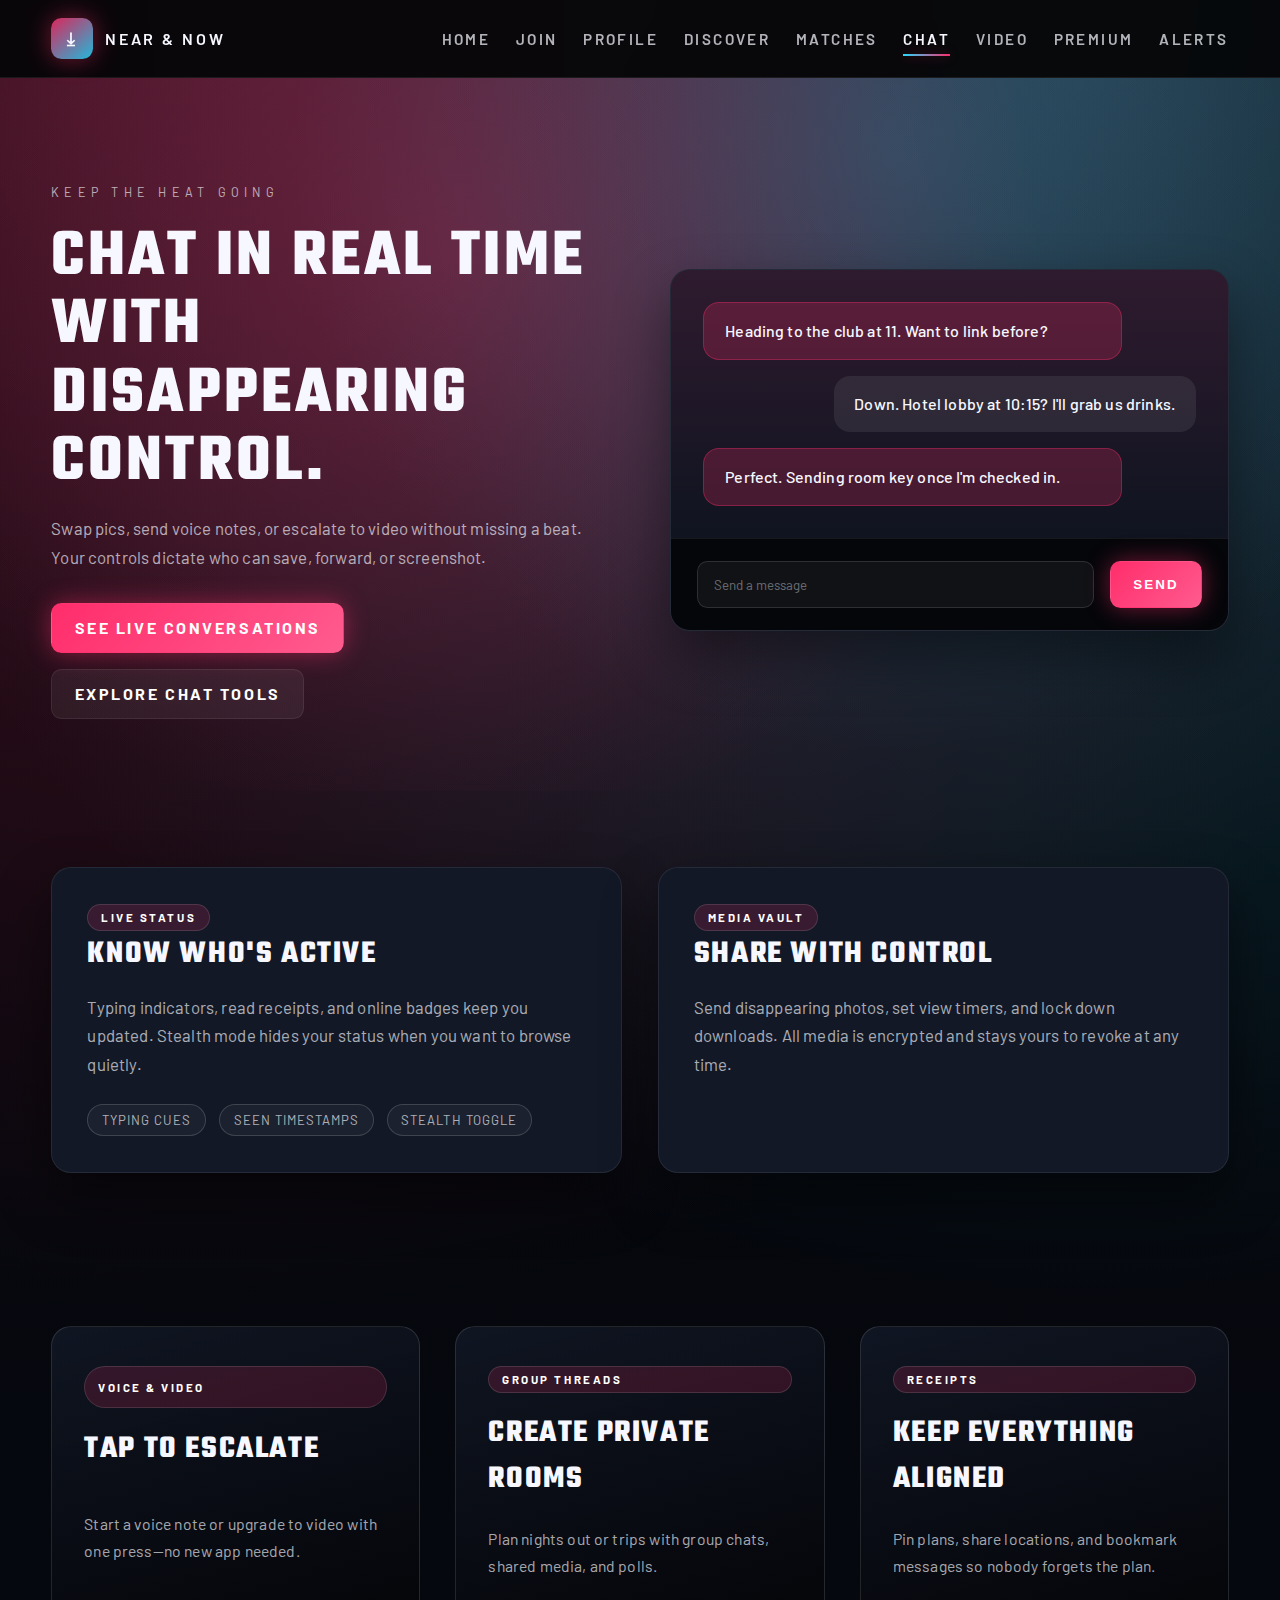
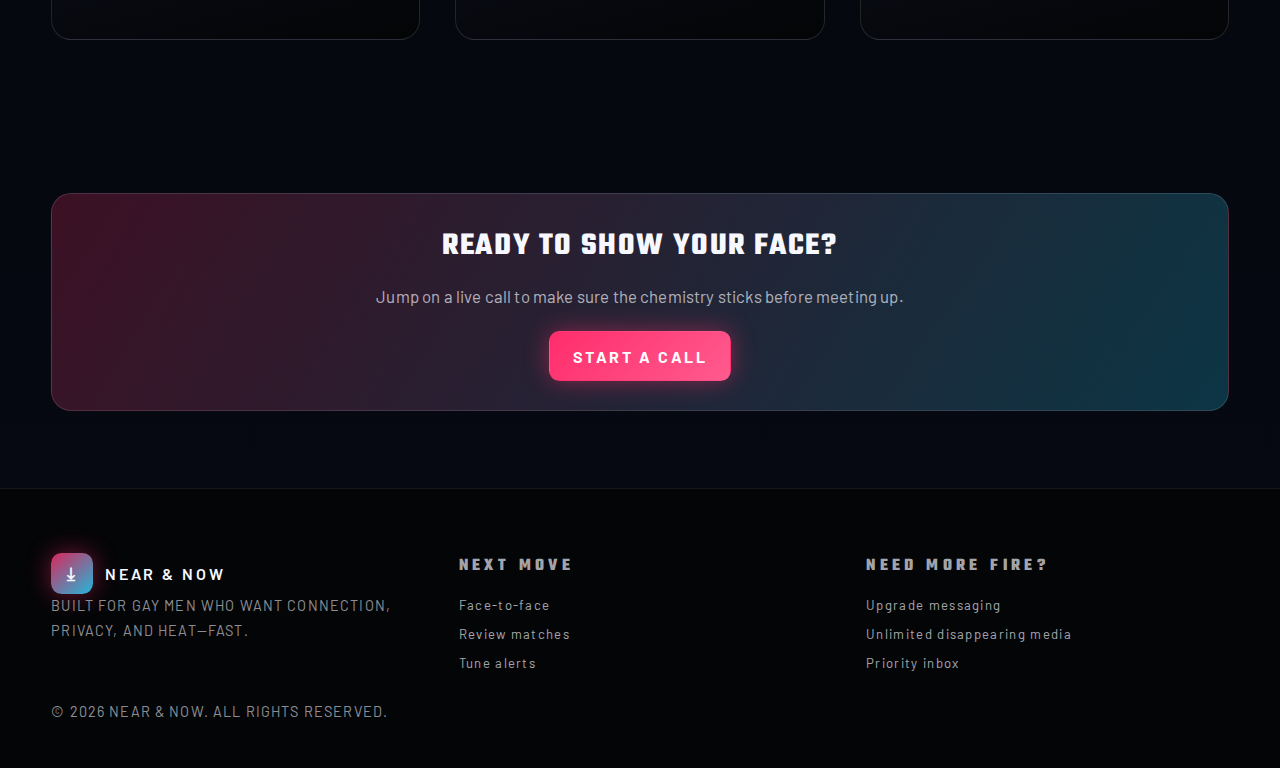
<file: chat.html>
<!DOCTYPE html>
<html lang="en">
  <head>
    <meta charset="UTF-8" />
    <meta name="viewport" content="width=device-width, initial-scale=1.0" />
    <title>Chat &amp; messaging | Near &amp; Now</title>
    <link rel="preconnect" href="https://fonts.googleapis.com" />
    <link rel="preconnect" href="https://fonts.gstatic.com" crossorigin />
    <link
      href="https://fonts.googleapis.com/css2?family=Barlow:wght@400;500;600;700&family=Teko:wght@500;600;700&display=swap"
      rel="stylesheet"
    />
    <link rel="stylesheet" href="styles.css" />
  </head>
  <body data-page="chat">
    <header class="site-header">
      <div class="container nav-container">
        <a class="logo" href="index.html">
          <span aria-hidden="true">⤓</span>
          <span>Near &amp; Now</span>
        </a>
        <nav class="site-nav" aria-label="Primary navigation">
          <button class="menu-toggle" type="button" aria-expanded="false" aria-controls="primary-nav">Menu</button>
          <ul class="nav-list" id="primary-nav">
            <li><a class="nav-link" data-page="home" href="index.html">Home</a></li>
            <li><a class="nav-link" data-page="registration" href="registration.html">Join</a></li>
            <li><a class="nav-link" data-page="profile" href="profile.html">Profile</a></li>
            <li><a class="nav-link" data-page="browse" href="browse.html">Discover</a></li>
            <li><a class="nav-link" data-page="matches" href="matches.html">Matches</a></li>
            <li><a class="nav-link" data-page="chat" href="chat.html">Chat</a></li>
            <li><a class="nav-link" data-page="video" href="video.html">Video</a></li>
            <li><a class="nav-link" data-page="premium" href="premium.html">Premium</a></li>
            <li><a class="nav-link" data-page="notifications" href="notifications.html">Alerts</a></li>
          </ul>
        </nav>
      </div>
    </header>

    <main class="site-main">
      <section class="hero">
        <div class="container hero-grid">
          <div>
            <p class="eyebrow">Keep the heat going</p>
            <h1>Chat in real time with disappearing control.</h1>
            <p>
              Swap pics, send voice notes, or escalate to video without missing a beat. Your controls dictate who can save,
              forward, or screenshot.
            </p>
            <div class="btn-row">
              <a class="btn btn-primary" href="#live">See live conversations</a>
              <a class="btn btn-secondary" href="#features">Explore chat tools</a>
            </div>
          </div>
          <div class="chat-window" aria-label="Sample conversation">
            <div class="chat-stream">
              <div class="chat-bubble received">Heading to the club at 11. Want to link before?</div>
              <div class="chat-bubble sent">Down. Hotel lobby at 10:15? I'll grab us drinks.</div>
              <div class="chat-bubble received">Perfect. Sending room key once I'm checked in.</div>
            </div>
            <div class="chat-input">
              <input type="text" aria-label="Message input" placeholder="Send a message" />
              <button class="btn btn-primary" type="button">Send</button>
            </div>
          </div>
        </div>
      </section>

      <section id="live" class="section">
        <div class="container grid grid-2">
          <div class="card">
            <span class="badge">Live status</span>
            <h3>Know who's active</h3>
            <p>
              Typing indicators, read receipts, and online badges keep you updated. Stealth mode hides your status when
              you want to browse quietly.
            </p>
            <ul class="list-inline">
              <li>Typing cues</li>
              <li>Seen timestamps</li>
              <li>Stealth toggle</li>
            </ul>
          </div>
          <div class="card">
            <span class="badge">Media vault</span>
            <h3>Share with control</h3>
            <p>
              Send disappearing photos, set view timers, and lock down downloads. All media is encrypted and stays yours to
              revoke at any time.
            </p>
          </div>
        </div>
      </section>

      <section id="features" class="section">
        <div class="container grid grid-3">
          <article class="feature-card">
            <span class="badge">Voice &amp; video</span>
            <h3>Tap to escalate</h3>
            <p>Start a voice note or upgrade to video with one press—no new app needed.</p>
          </article>
          <article class="feature-card">
            <span class="badge">Group threads</span>
            <h3>Create private rooms</h3>
            <p>Plan nights out or trips with group chats, shared media, and polls.</p>
          </article>
          <article class="feature-card">
            <span class="badge">Receipts</span>
            <h3>Keep everything aligned</h3>
            <p>Pin plans, share locations, and bookmark messages so nobody forgets the plan.</p>
          </article>
        </div>
      </section>

      <section class="section">
        <div class="container highlight-strip">
          <h3>Ready to show your face?</h3>
          <p>Jump on a live call to make sure the chemistry sticks before meeting up.</p>
          <a class="btn btn-primary" href="video.html">Start a call</a>
        </div>
      </section>
    </main>

    <footer class="site-footer">
      <div class="container footer-grid">
        <div>
          <a class="logo" href="index.html">
            <span aria-hidden="true">⤓</span>
            <span>Near &amp; Now</span>
          </a>
          <p class="footer-meta">Built for gay men who want connection, privacy, and heat—fast.</p>
        </div>
        <div>
          <h4>Next move</h4>
          <ul class="detail-list">
            <li><a href="video.html">Face-to-face</a></li>
            <li><a href="matches.html">Review matches</a></li>
            <li><a href="notifications.html">Tune alerts</a></li>
          </ul>
        </div>
        <div>
          <h4>Need more fire?</h4>
          <ul class="detail-list">
            <li><a href="premium.html">Upgrade messaging</a></li>
            <li>Unlimited disappearing media</li>
            <li>Priority inbox</li>
          </ul>
        </div>
      </div>
      <div class="container footer-meta" style="margin-top: 2rem;">
        © <span id="year"></span> Near &amp; Now. All rights reserved.
      </div>
    </footer>

    <script src="script.js"></script>
  </body>
</html>
</file>
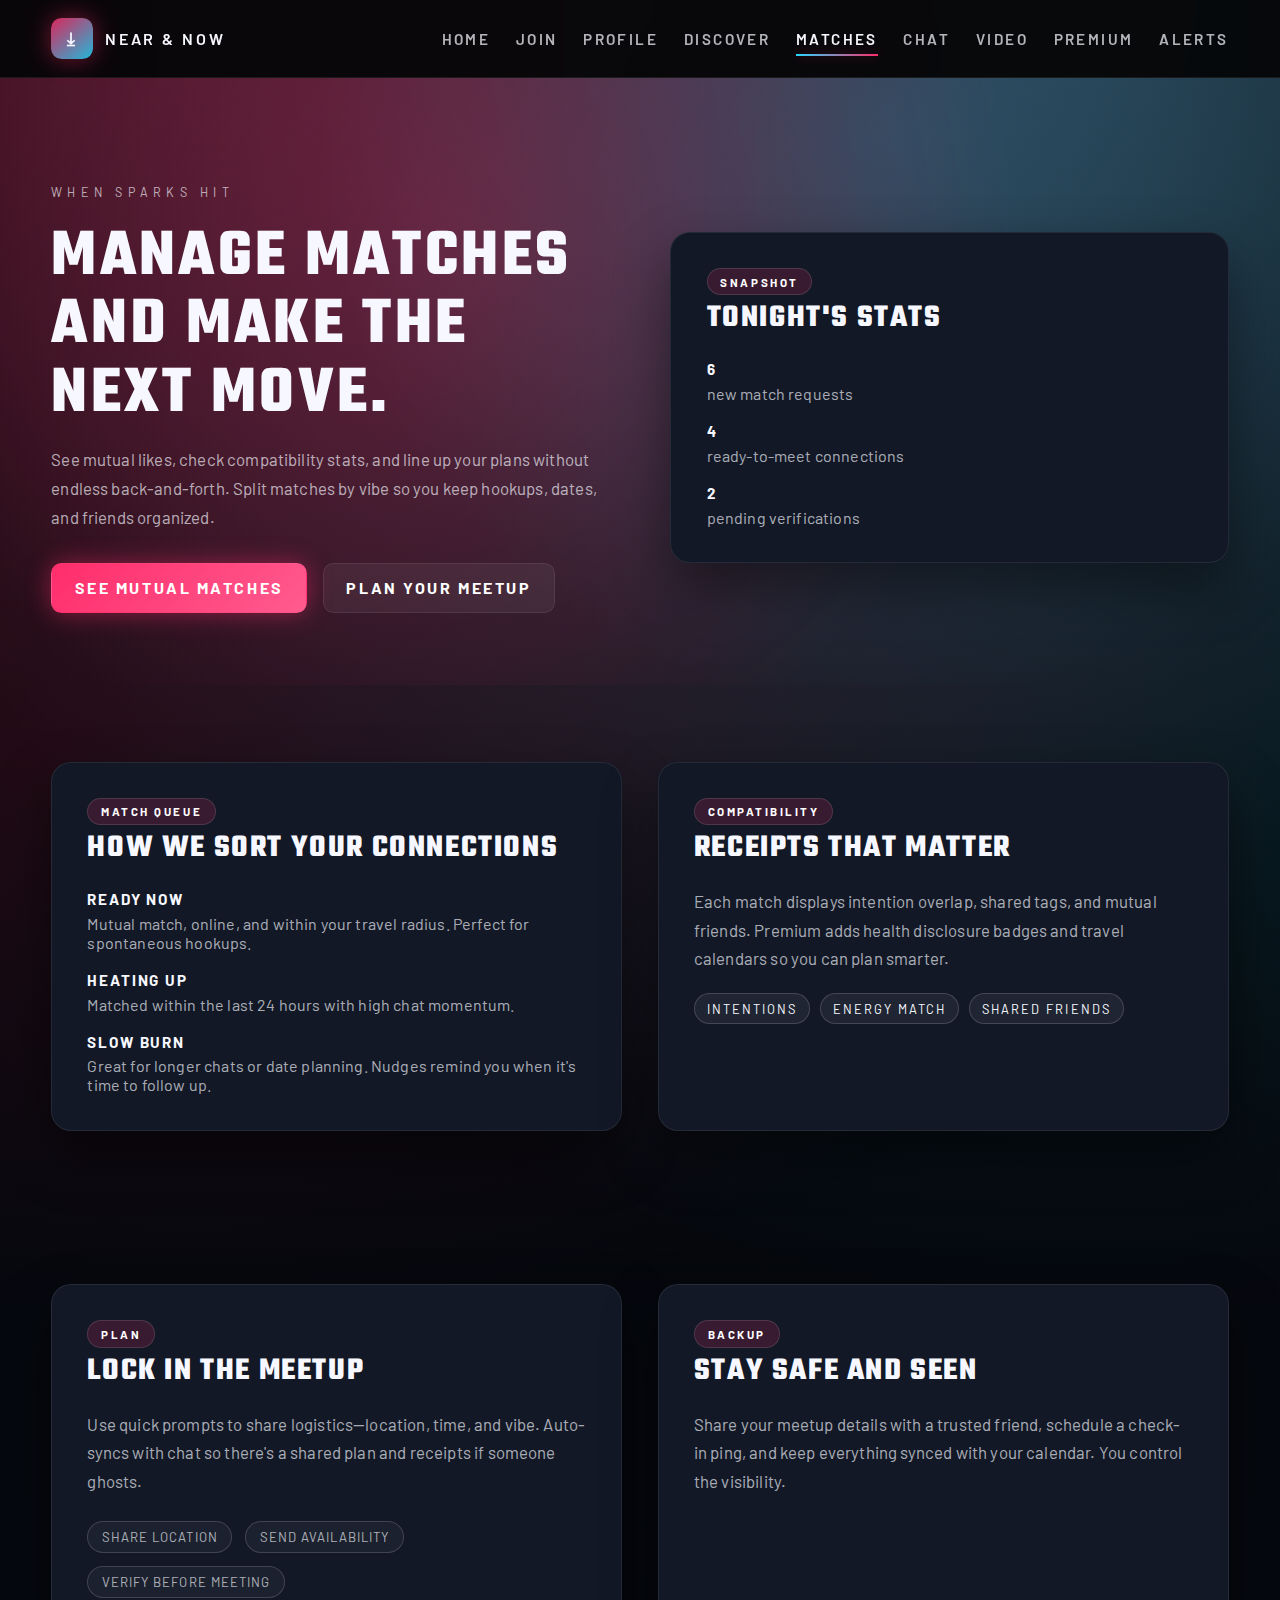
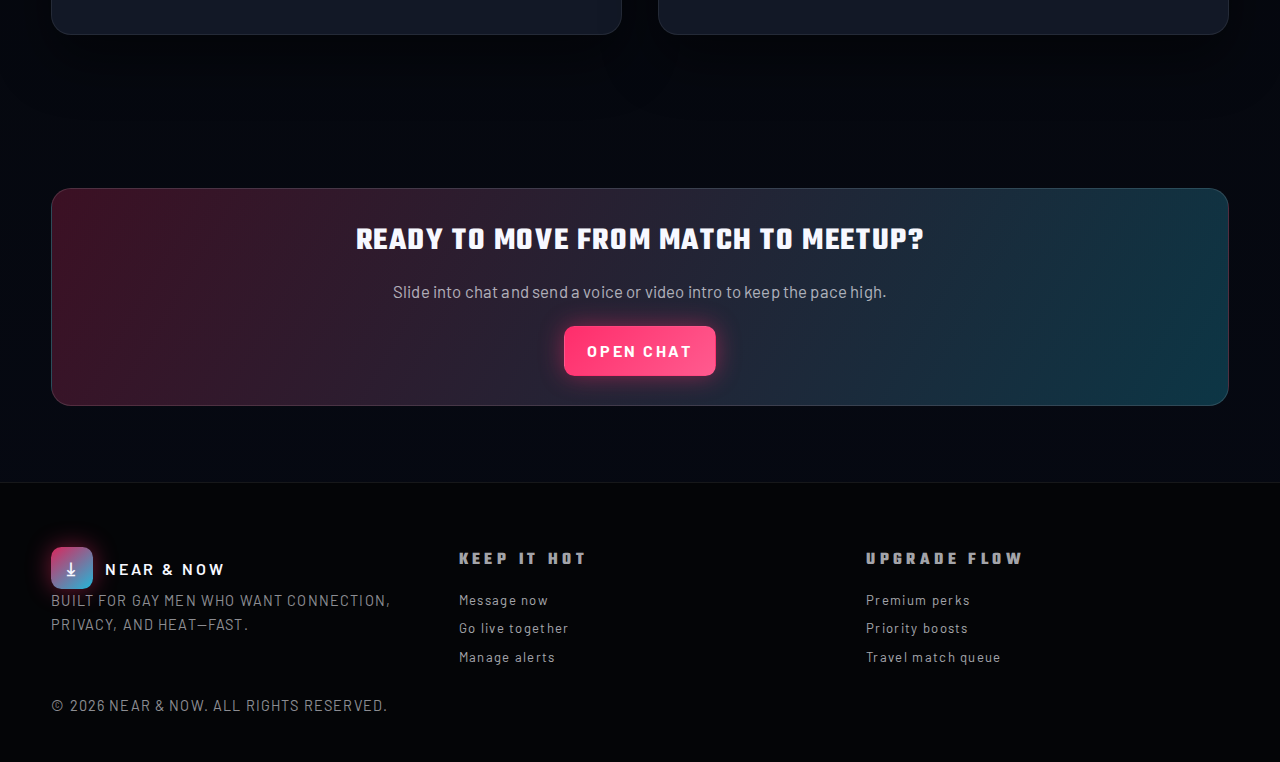
<file: matches.html>
<!DOCTYPE html>
<html lang="en">
  <head>
    <meta charset="UTF-8" />
    <meta name="viewport" content="width=device-width, initial-scale=1.0" />
    <title>Matches &amp; connections | Near &amp; Now</title>
    <link rel="preconnect" href="https://fonts.googleapis.com" />
    <link rel="preconnect" href="https://fonts.gstatic.com" crossorigin />
    <link
      href="https://fonts.googleapis.com/css2?family=Barlow:wght@400;500;600;700&family=Teko:wght@500;600;700&display=swap"
      rel="stylesheet"
    />
    <link rel="stylesheet" href="styles.css" />
  </head>
  <body data-page="matches">
    <header class="site-header">
      <div class="container nav-container">
        <a class="logo" href="index.html">
          <span aria-hidden="true">⤓</span>
          <span>Near &amp; Now</span>
        </a>
        <nav class="site-nav" aria-label="Primary navigation">
          <button class="menu-toggle" type="button" aria-expanded="false" aria-controls="primary-nav">Menu</button>
          <ul class="nav-list" id="primary-nav">
            <li><a class="nav-link" data-page="home" href="index.html">Home</a></li>
            <li><a class="nav-link" data-page="registration" href="registration.html">Join</a></li>
            <li><a class="nav-link" data-page="profile" href="profile.html">Profile</a></li>
            <li><a class="nav-link" data-page="browse" href="browse.html">Discover</a></li>
            <li><a class="nav-link" data-page="matches" href="matches.html">Matches</a></li>
            <li><a class="nav-link" data-page="chat" href="chat.html">Chat</a></li>
            <li><a class="nav-link" data-page="video" href="video.html">Video</a></li>
            <li><a class="nav-link" data-page="premium" href="premium.html">Premium</a></li>
            <li><a class="nav-link" data-page="notifications" href="notifications.html">Alerts</a></li>
          </ul>
        </nav>
      </div>
    </header>

    <main class="site-main">
      <section class="hero">
        <div class="container hero-grid">
          <div>
            <p class="eyebrow">When sparks hit</p>
            <h1>Manage matches and make the next move.</h1>
            <p>
              See mutual likes, check compatibility stats, and line up your plans without endless back-and-forth. Split
              matches by vibe so you keep hookups, dates, and friends organized.
            </p>
            <div class="btn-row">
              <a class="btn btn-primary" href="#mutual">See mutual matches</a>
              <a class="btn btn-secondary" href="#plan">Plan your meetup</a>
            </div>
          </div>
          <div class="card">
            <span class="badge">Snapshot</span>
            <h3>Tonight's stats</h3>
            <ul class="detail-list">
              <li><strong>6</strong> new match requests</li>
              <li><strong>4</strong> ready-to-meet connections</li>
              <li><strong>2</strong> pending verifications</li>
            </ul>
          </div>
        </div>
      </section>

      <section id="mutual" class="section">
        <div class="container grid grid-2">
          <div class="card">
            <span class="badge">Match queue</span>
            <h3>How we sort your connections</h3>
            <ul class="detail-list">
              <li>
                <strong>Ready now</strong>
                <span>Mutual match, online, and within your travel radius. Perfect for spontaneous hookups.</span>
              </li>
              <li>
                <strong>Heating up</strong>
                <span>Matched within the last 24 hours with high chat momentum.</span>
              </li>
              <li>
                <strong>Slow burn</strong>
                <span>Great for longer chats or date planning. Nudges remind you when it's time to follow up.</span>
              </li>
            </ul>
          </div>
          <div class="card">
            <span class="badge">Compatibility</span>
            <h3>Receipts that matter</h3>
            <p>
              Each match displays intention overlap, shared tags, and mutual friends. Premium adds health disclosure badges
              and travel calendars so you can plan smarter.
            </p>
            <div class="pill-group">
              <span>Intentions</span>
              <span>Energy match</span>
              <span>Shared friends</span>
            </div>
          </div>
        </div>
      </section>

      <section id="plan" class="section">
        <div class="container grid grid-2">
          <div class="card">
            <span class="badge">Plan</span>
            <h3>Lock in the meetup</h3>
            <p>
              Use quick prompts to share logistics—location, time, and vibe. Auto-syncs with chat so there's a shared plan
              and receipts if someone ghosts.
            </p>
            <ul class="list-inline">
              <li>Share location</li>
              <li>Send availability</li>
              <li>Verify before meeting</li>
            </ul>
          </div>
          <div class="card">
            <span class="badge">Backup</span>
            <h3>Stay safe and seen</h3>
            <p>
              Share your meetup details with a trusted friend, schedule a check-in ping, and keep everything synced with
              your calendar. You control the visibility.
            </p>
          </div>
        </div>
      </section>

      <section class="section">
        <div class="container highlight-strip">
          <h3>Ready to move from match to meetup?</h3>
          <p>Slide into chat and send a voice or video intro to keep the pace high.</p>
          <a class="btn btn-primary" href="chat.html">Open chat</a>
        </div>
      </section>
    </main>

    <footer class="site-footer">
      <div class="container footer-grid">
        <div>
          <a class="logo" href="index.html">
            <span aria-hidden="true">⤓</span>
            <span>Near &amp; Now</span>
          </a>
          <p class="footer-meta">Built for gay men who want connection, privacy, and heat—fast.</p>
        </div>
        <div>
          <h4>Keep it hot</h4>
          <ul class="detail-list">
            <li><a href="chat.html">Message now</a></li>
            <li><a href="video.html">Go live together</a></li>
            <li><a href="notifications.html">Manage alerts</a></li>
          </ul>
        </div>
        <div>
          <h4>Upgrade flow</h4>
          <ul class="detail-list">
            <li><a href="premium.html">Premium perks</a></li>
            <li>Priority boosts</li>
            <li>Travel match queue</li>
          </ul>
        </div>
      </div>
      <div class="container footer-meta" style="margin-top: 2rem;">
        © <span id="year"></span> Near &amp; Now. All rights reserved.
      </div>
    </footer>

    <script src="script.js"></script>
  </body>
</html>
</file>
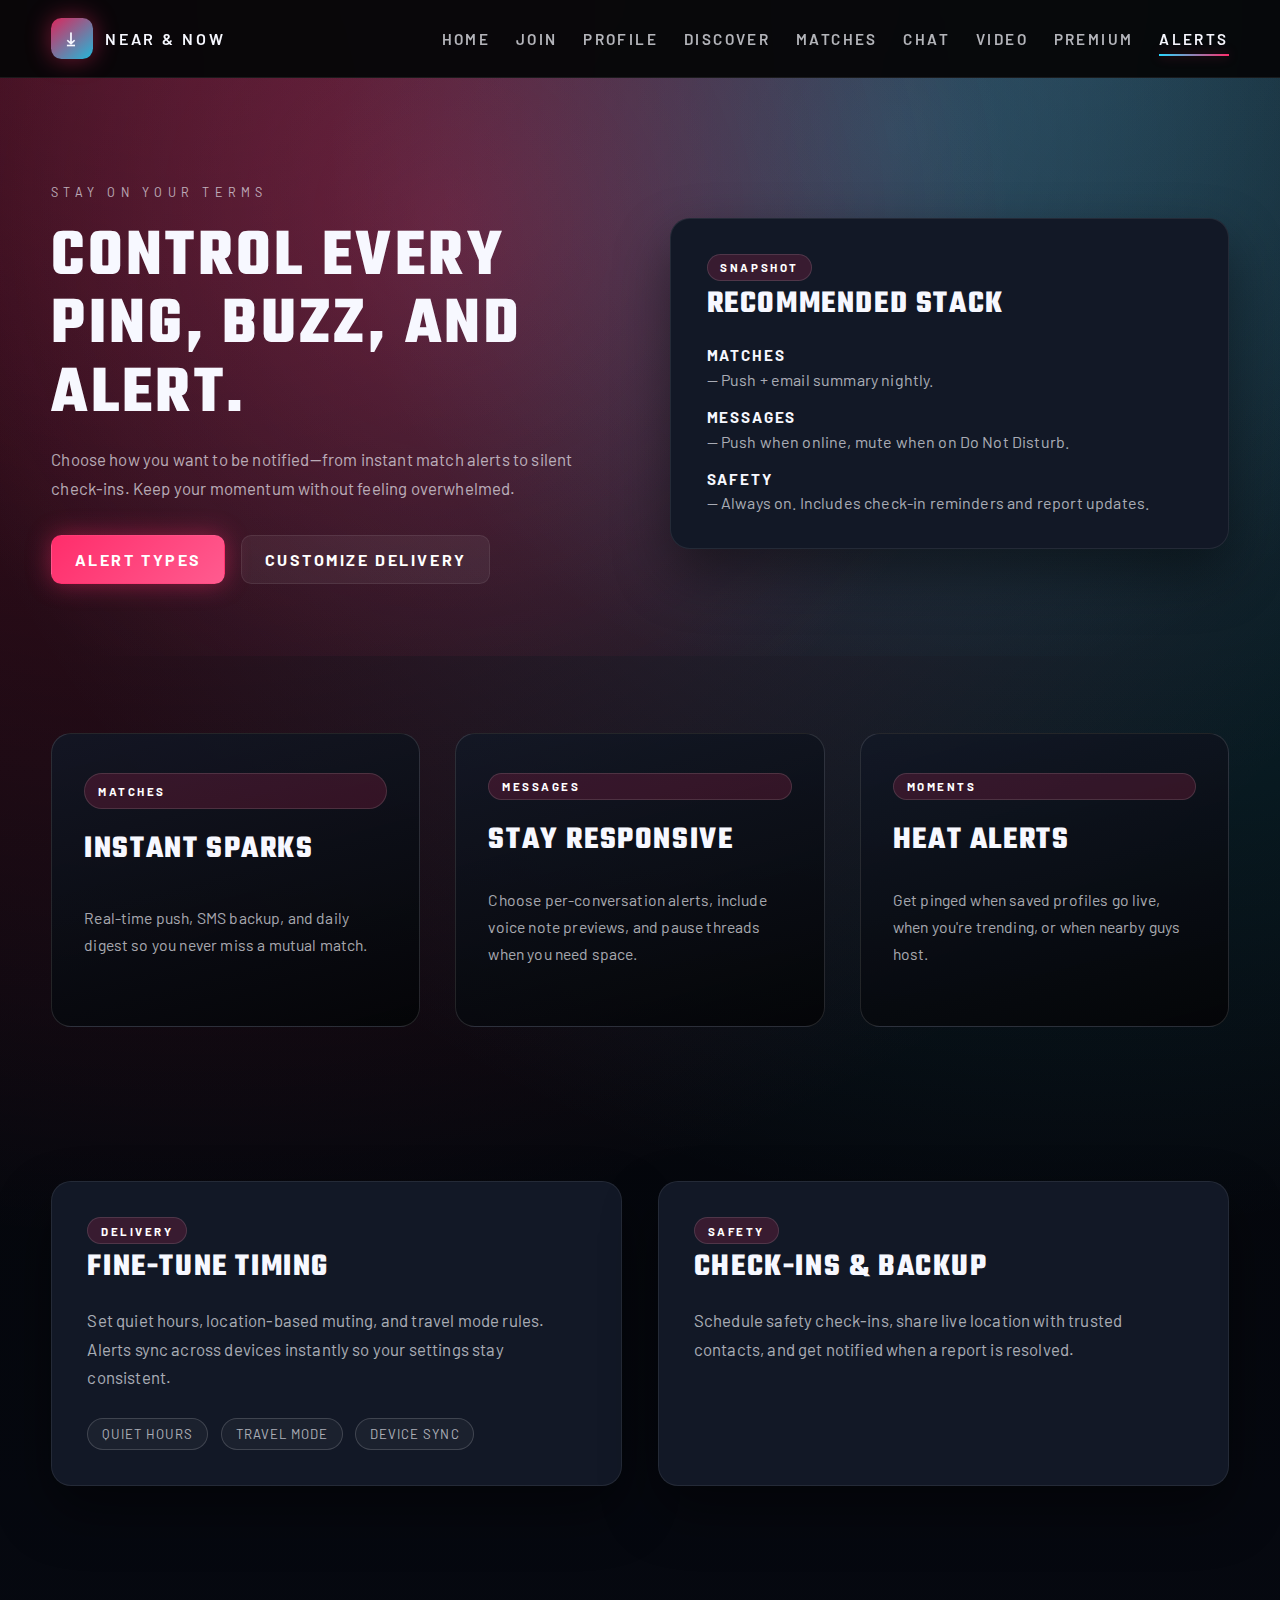
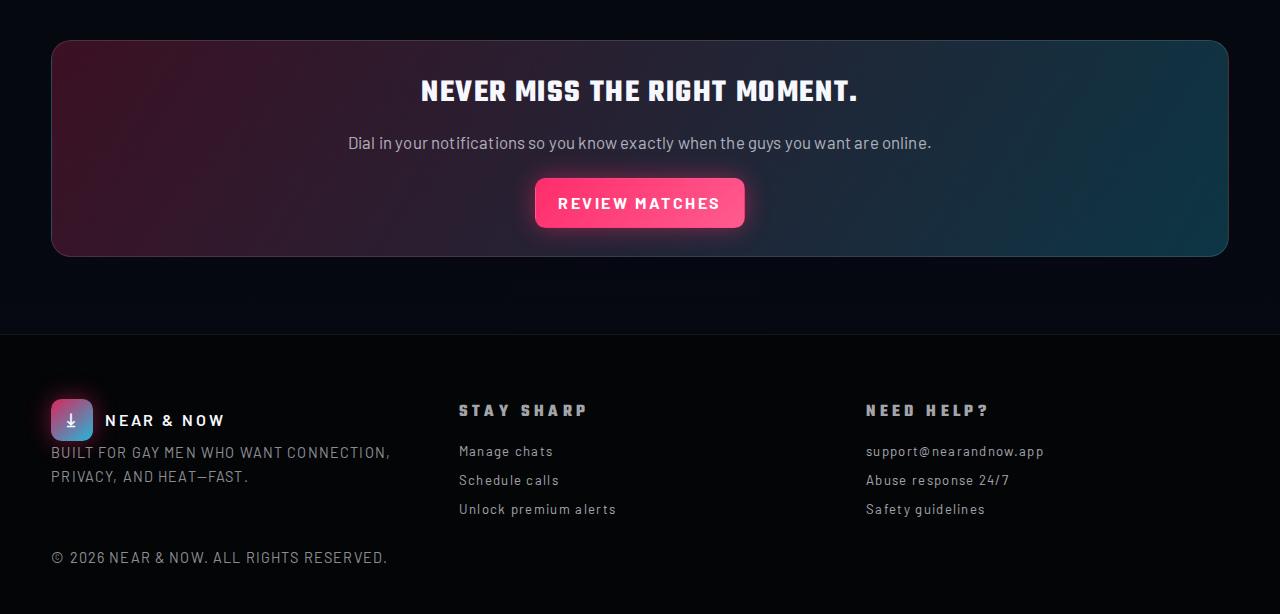
<file: notifications.html>
<!DOCTYPE html>
<html lang="en">
  <head>
    <meta charset="UTF-8" />
    <meta name="viewport" content="width=device-width, initial-scale=1.0" />
    <title>Notifications | Near &amp; Now</title>
    <link rel="preconnect" href="https://fonts.googleapis.com" />
    <link rel="preconnect" href="https://fonts.gstatic.com" crossorigin />
    <link
      href="https://fonts.googleapis.com/css2?family=Barlow:wght@400;500;600;700&family=Teko:wght@500;600;700&display=swap"
      rel="stylesheet"
    />
    <link rel="stylesheet" href="styles.css" />
  </head>
  <body data-page="notifications">
    <header class="site-header">
      <div class="container nav-container">
        <a class="logo" href="index.html">
          <span aria-hidden="true">⤓</span>
          <span>Near &amp; Now</span>
        </a>
        <nav class="site-nav" aria-label="Primary navigation">
          <button class="menu-toggle" type="button" aria-expanded="false" aria-controls="primary-nav">Menu</button>
          <ul class="nav-list" id="primary-nav">
            <li><a class="nav-link" data-page="home" href="index.html">Home</a></li>
            <li><a class="nav-link" data-page="registration" href="registration.html">Join</a></li>
            <li><a class="nav-link" data-page="profile" href="profile.html">Profile</a></li>
            <li><a class="nav-link" data-page="browse" href="browse.html">Discover</a></li>
            <li><a class="nav-link" data-page="matches" href="matches.html">Matches</a></li>
            <li><a class="nav-link" data-page="chat" href="chat.html">Chat</a></li>
            <li><a class="nav-link" data-page="video" href="video.html">Video</a></li>
            <li><a class="nav-link" data-page="premium" href="premium.html">Premium</a></li>
            <li><a class="nav-link" data-page="notifications" href="notifications.html">Alerts</a></li>
          </ul>
        </nav>
      </div>
    </header>

    <main class="site-main">
      <section class="hero">
        <div class="container hero-grid">
          <div>
            <p class="eyebrow">Stay on your terms</p>
            <h1>Control every ping, buzz, and alert.</h1>
            <p>
              Choose how you want to be notified—from instant match alerts to silent check-ins. Keep your momentum without
              feeling overwhelmed.
            </p>
            <div class="btn-row">
              <a class="btn btn-primary" href="#types">Alert types</a>
              <a class="btn btn-secondary" href="#settings">Customize delivery</a>
            </div>
          </div>
          <div class="card">
            <span class="badge">Snapshot</span>
            <h3>Recommended stack</h3>
            <ul class="detail-list">
              <li><strong>Matches</strong> — Push + email summary nightly.</li>
              <li><strong>Messages</strong> — Push when online, mute when on Do Not Disturb.</li>
              <li><strong>Safety</strong> — Always on. Includes check-in reminders and report updates.</li>
            </ul>
          </div>
        </div>
      </section>

      <section id="types" class="section">
        <div class="container grid grid-3">
          <article class="feature-card">
            <span class="badge">Matches</span>
            <h3>Instant sparks</h3>
            <p>Real-time push, SMS backup, and daily digest so you never miss a mutual match.</p>
          </article>
          <article class="feature-card">
            <span class="badge">Messages</span>
            <h3>Stay responsive</h3>
            <p>Choose per-conversation alerts, include voice note previews, and pause threads when you need space.</p>
          </article>
          <article class="feature-card">
            <span class="badge">Moments</span>
            <h3>Heat alerts</h3>
            <p>Get pinged when saved profiles go live, when you're trending, or when nearby guys host.</p>
          </article>
        </div>
      </section>

      <section id="settings" class="section">
        <div class="container grid grid-2">
          <div class="card">
            <span class="badge">Delivery</span>
            <h3>Fine-tune timing</h3>
            <p>
              Set quiet hours, location-based muting, and travel mode rules. Alerts sync across devices instantly so your
              settings stay consistent.
            </p>
            <ul class="list-inline">
              <li>Quiet hours</li>
              <li>Travel mode</li>
              <li>Device sync</li>
            </ul>
          </div>
          <div class="card">
            <span class="badge">Safety</span>
            <h3>Check-ins &amp; backup</h3>
            <p>
              Schedule safety check-ins, share live location with trusted contacts, and get notified when a report is
              resolved.
            </p>
          </div>
        </div>
      </section>

      <section class="section">
        <div class="container highlight-strip">
          <h3>Never miss the right moment.</h3>
          <p>Dial in your notifications so you know exactly when the guys you want are online.</p>
          <a class="btn btn-primary" href="matches.html">Review matches</a>
        </div>
      </section>
    </main>

    <footer class="site-footer">
      <div class="container footer-grid">
        <div>
          <a class="logo" href="index.html">
            <span aria-hidden="true">⤓</span>
            <span>Near &amp; Now</span>
          </a>
          <p class="footer-meta">Built for gay men who want connection, privacy, and heat—fast.</p>
        </div>
        <div>
          <h4>Stay sharp</h4>
          <ul class="detail-list">
            <li><a href="chat.html">Manage chats</a></li>
            <li><a href="video.html">Schedule calls</a></li>
            <li><a href="premium.html">Unlock premium alerts</a></li>
          </ul>
        </div>
        <div>
          <h4>Need help?</h4>
          <ul class="detail-list">
            <li><a href="mailto:support@nearandnow.app">support@nearandnow.app</a></li>
            <li>Abuse response 24/7</li>
            <li>Safety guidelines</li>
          </ul>
        </div>
      </div>
      <div class="container footer-meta" style="margin-top: 2rem;">
        © <span id="year"></span> Near &amp; Now. All rights reserved.
      </div>
    </footer>

    <script src="script.js"></script>
  </body>
</html>
</file>
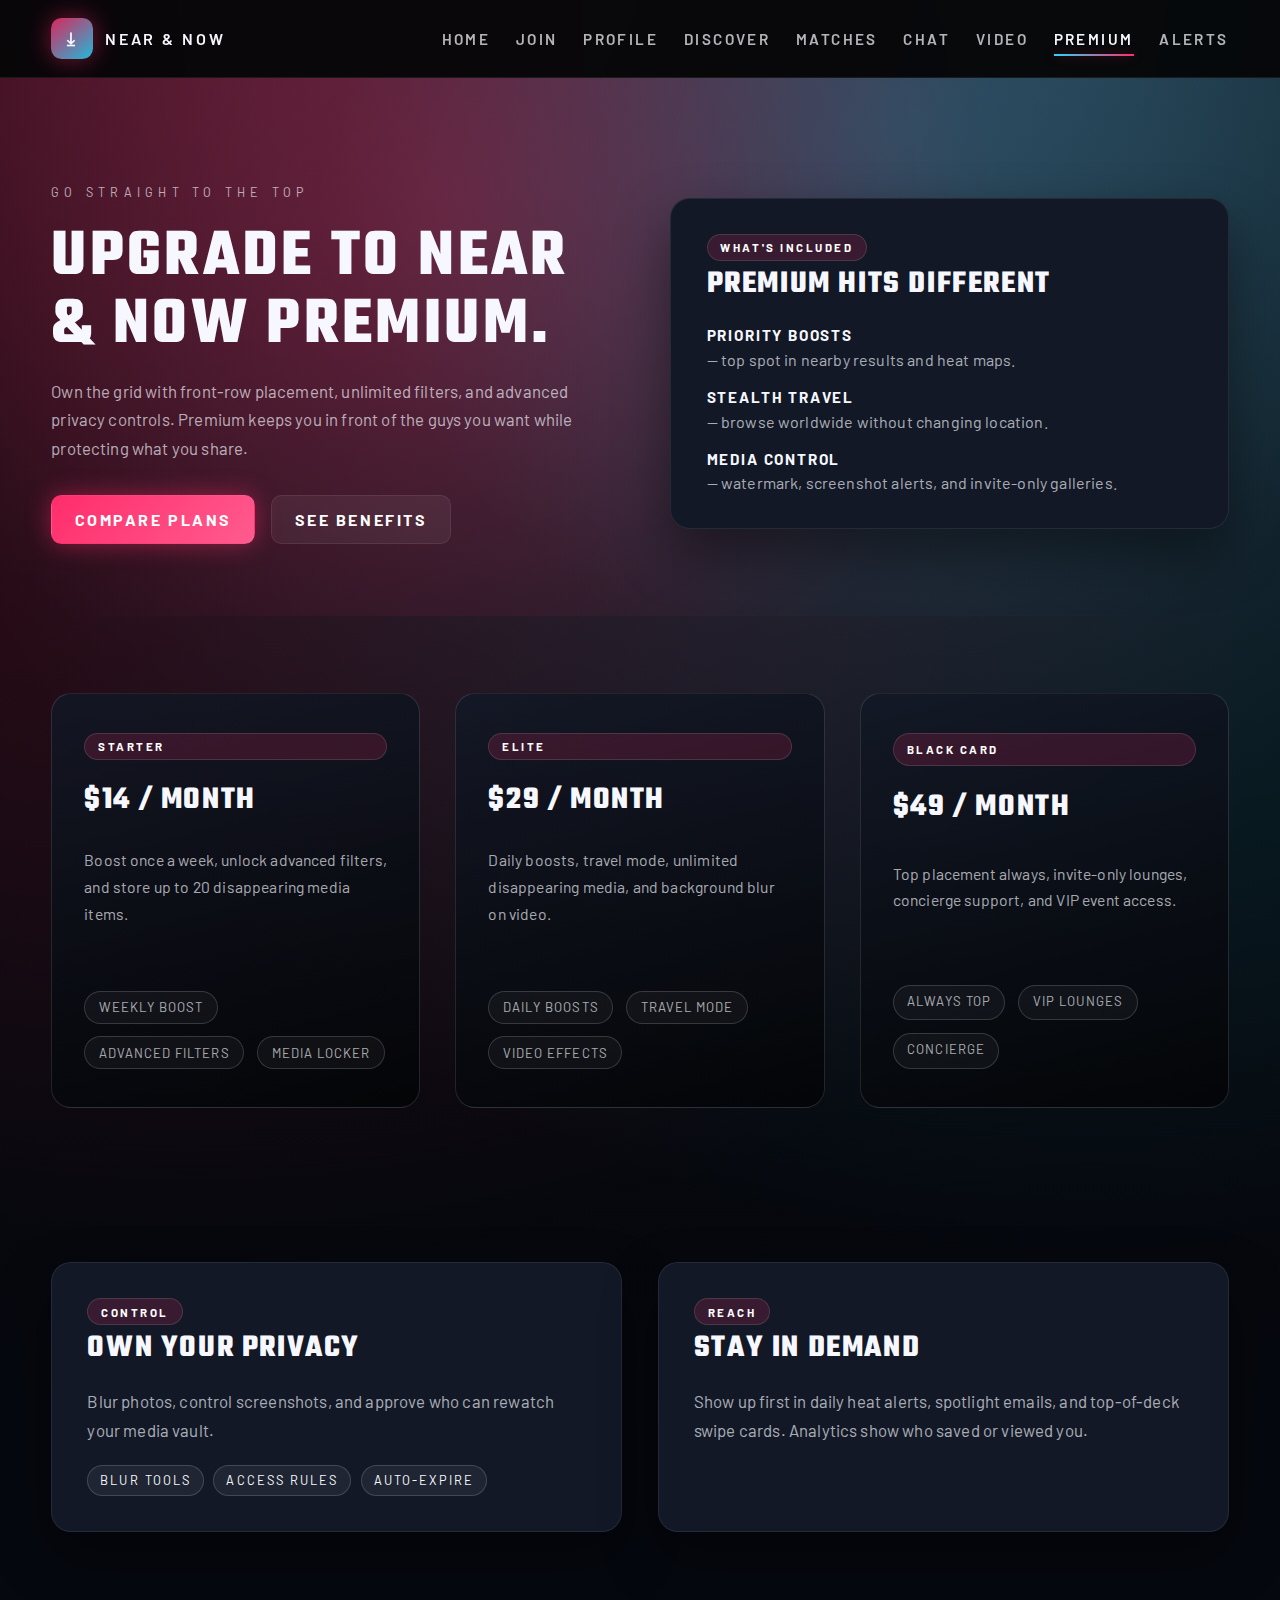
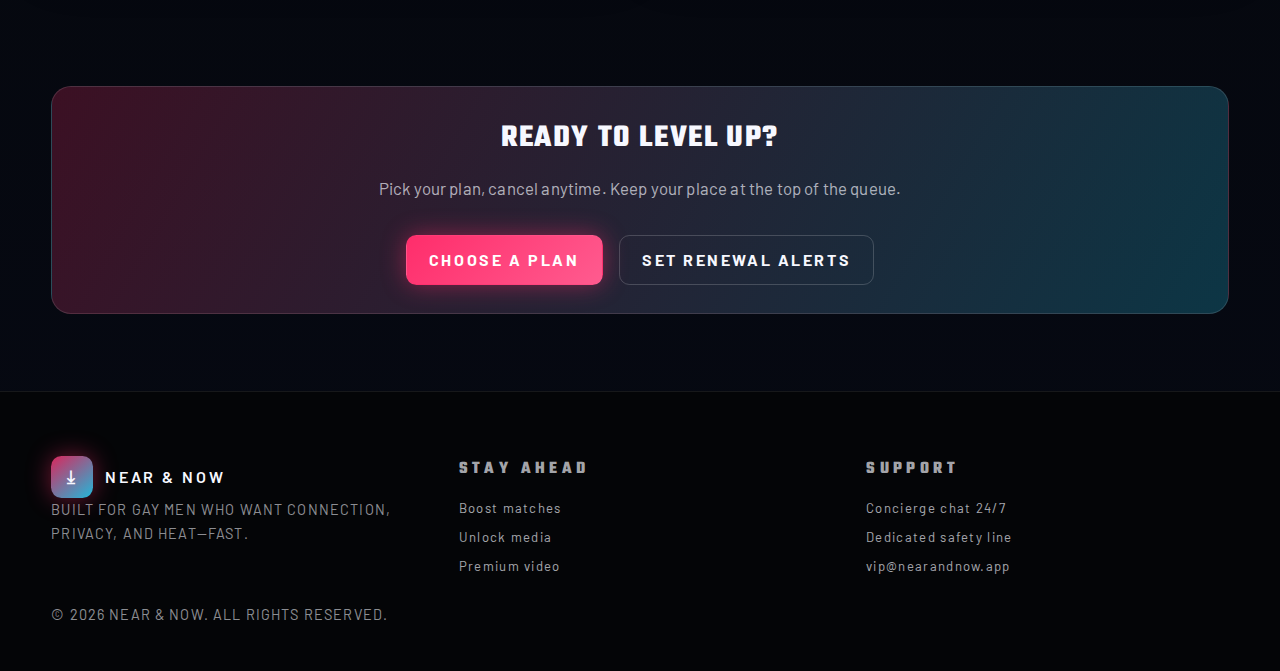
<file: premium.html>
<!DOCTYPE html>
<html lang="en">
  <head>
    <meta charset="UTF-8" />
    <meta name="viewport" content="width=device-width, initial-scale=1.0" />
    <title>Premium membership | Near &amp; Now</title>
    <link rel="preconnect" href="https://fonts.googleapis.com" />
    <link rel="preconnect" href="https://fonts.gstatic.com" crossorigin />
    <link
      href="https://fonts.googleapis.com/css2?family=Barlow:wght@400;500;600;700&family=Teko:wght@500;600;700&display=swap"
      rel="stylesheet"
    />
    <link rel="stylesheet" href="styles.css" />
  </head>
  <body data-page="premium">
    <header class="site-header">
      <div class="container nav-container">
        <a class="logo" href="index.html">
          <span aria-hidden="true">⤓</span>
          <span>Near &amp; Now</span>
        </a>
        <nav class="site-nav" aria-label="Primary navigation">
          <button class="menu-toggle" type="button" aria-expanded="false" aria-controls="primary-nav">Menu</button>
          <ul class="nav-list" id="primary-nav">
            <li><a class="nav-link" data-page="home" href="index.html">Home</a></li>
            <li><a class="nav-link" data-page="registration" href="registration.html">Join</a></li>
            <li><a class="nav-link" data-page="profile" href="profile.html">Profile</a></li>
            <li><a class="nav-link" data-page="browse" href="browse.html">Discover</a></li>
            <li><a class="nav-link" data-page="matches" href="matches.html">Matches</a></li>
            <li><a class="nav-link" data-page="chat" href="chat.html">Chat</a></li>
            <li><a class="nav-link" data-page="video" href="video.html">Video</a></li>
            <li><a class="nav-link" data-page="premium" href="premium.html">Premium</a></li>
            <li><a class="nav-link" data-page="notifications" href="notifications.html">Alerts</a></li>
          </ul>
        </nav>
      </div>
    </header>

    <main class="site-main">
      <section class="hero">
        <div class="container hero-grid">
          <div>
            <p class="eyebrow">Go straight to the top</p>
            <h1>Upgrade to Near &amp; Now Premium.</h1>
            <p>
              Own the grid with front-row placement, unlimited filters, and advanced privacy controls. Premium keeps you in
              front of the guys you want while protecting what you share.
            </p>
            <div class="btn-row">
              <a class="btn btn-primary" href="#tiers">Compare plans</a>
              <a class="btn btn-secondary" href="#benefits">See benefits</a>
            </div>
          </div>
          <div class="card">
            <span class="badge">What's included</span>
            <h3>Premium hits different</h3>
            <ul class="detail-list">
              <li><strong>Priority boosts</strong> — top spot in nearby results and heat maps.</li>
              <li><strong>Stealth travel</strong> — browse worldwide without changing location.</li>
              <li><strong>Media control</strong> — watermark, screenshot alerts, and invite-only galleries.</li>
            </ul>
          </div>
        </div>
      </section>

      <section id="tiers" class="section">
        <div class="container grid grid-3">
          <article class="feature-card">
            <span class="badge">Starter</span>
            <h3>$14 / month</h3>
            <p>Boost once a week, unlock advanced filters, and store up to 20 disappearing media items.</p>
            <ul class="list-inline">
              <li>Weekly boost</li>
              <li>Advanced filters</li>
              <li>Media locker</li>
            </ul>
          </article>
          <article class="feature-card">
            <span class="badge">Elite</span>
            <h3>$29 / month</h3>
            <p>Daily boosts, travel mode, unlimited disappearing media, and background blur on video.</p>
            <ul class="list-inline">
              <li>Daily boosts</li>
              <li>Travel mode</li>
              <li>Video effects</li>
            </ul>
          </article>
          <article class="feature-card">
            <span class="badge">Black card</span>
            <h3>$49 / month</h3>
            <p>Top placement always, invite-only lounges, concierge support, and VIP event access.</p>
            <ul class="list-inline">
              <li>Always top</li>
              <li>VIP lounges</li>
              <li>Concierge</li>
            </ul>
          </article>
        </div>
      </section>

      <section id="benefits" class="section">
        <div class="container grid grid-2">
          <div class="card">
            <span class="badge">Control</span>
            <h3>Own your privacy</h3>
            <p>Blur photos, control screenshots, and approve who can rewatch your media vault.</p>
            <div class="pill-group">
              <span>Blur tools</span>
              <span>Access rules</span>
              <span>Auto-expire</span>
            </div>
          </div>
          <div class="card">
            <span class="badge">Reach</span>
            <h3>Stay in demand</h3>
            <p>
              Show up first in daily heat alerts, spotlight emails, and top-of-deck swipe cards. Analytics show who saved or
              viewed you.
            </p>
          </div>
        </div>
      </section>

      <section class="section">
        <div class="container highlight-strip">
          <h3>Ready to level up?</h3>
          <p>Pick your plan, cancel anytime. Keep your place at the top of the queue.</p>
          <div class="btn-row" style="justify-content: center;">
            <a class="btn btn-primary" href="#tiers">Choose a plan</a>
            <a class="btn btn-ghost" href="notifications.html">Set renewal alerts</a>
          </div>
        </div>
      </section>
    </main>

    <footer class="site-footer">
      <div class="container footer-grid">
        <div>
          <a class="logo" href="index.html">
            <span aria-hidden="true">⤓</span>
            <span>Near &amp; Now</span>
          </a>
          <p class="footer-meta">Built for gay men who want connection, privacy, and heat—fast.</p>
        </div>
        <div>
          <h4>Stay ahead</h4>
          <ul class="detail-list">
            <li><a href="matches.html">Boost matches</a></li>
            <li><a href="chat.html">Unlock media</a></li>
            <li><a href="video.html">Premium video</a></li>
          </ul>
        </div>
        <div>
          <h4>Support</h4>
          <ul class="detail-list">
            <li>Concierge chat 24/7</li>
            <li>Dedicated safety line</li>
            <li><a href="mailto:vip@nearandnow.app">vip@nearandnow.app</a></li>
          </ul>
        </div>
      </div>
      <div class="container footer-meta" style="margin-top: 2rem;">
        © <span id="year"></span> Near &amp; Now. All rights reserved.
      </div>
    </footer>

    <script src="script.js"></script>
  </body>
</html>
</file>
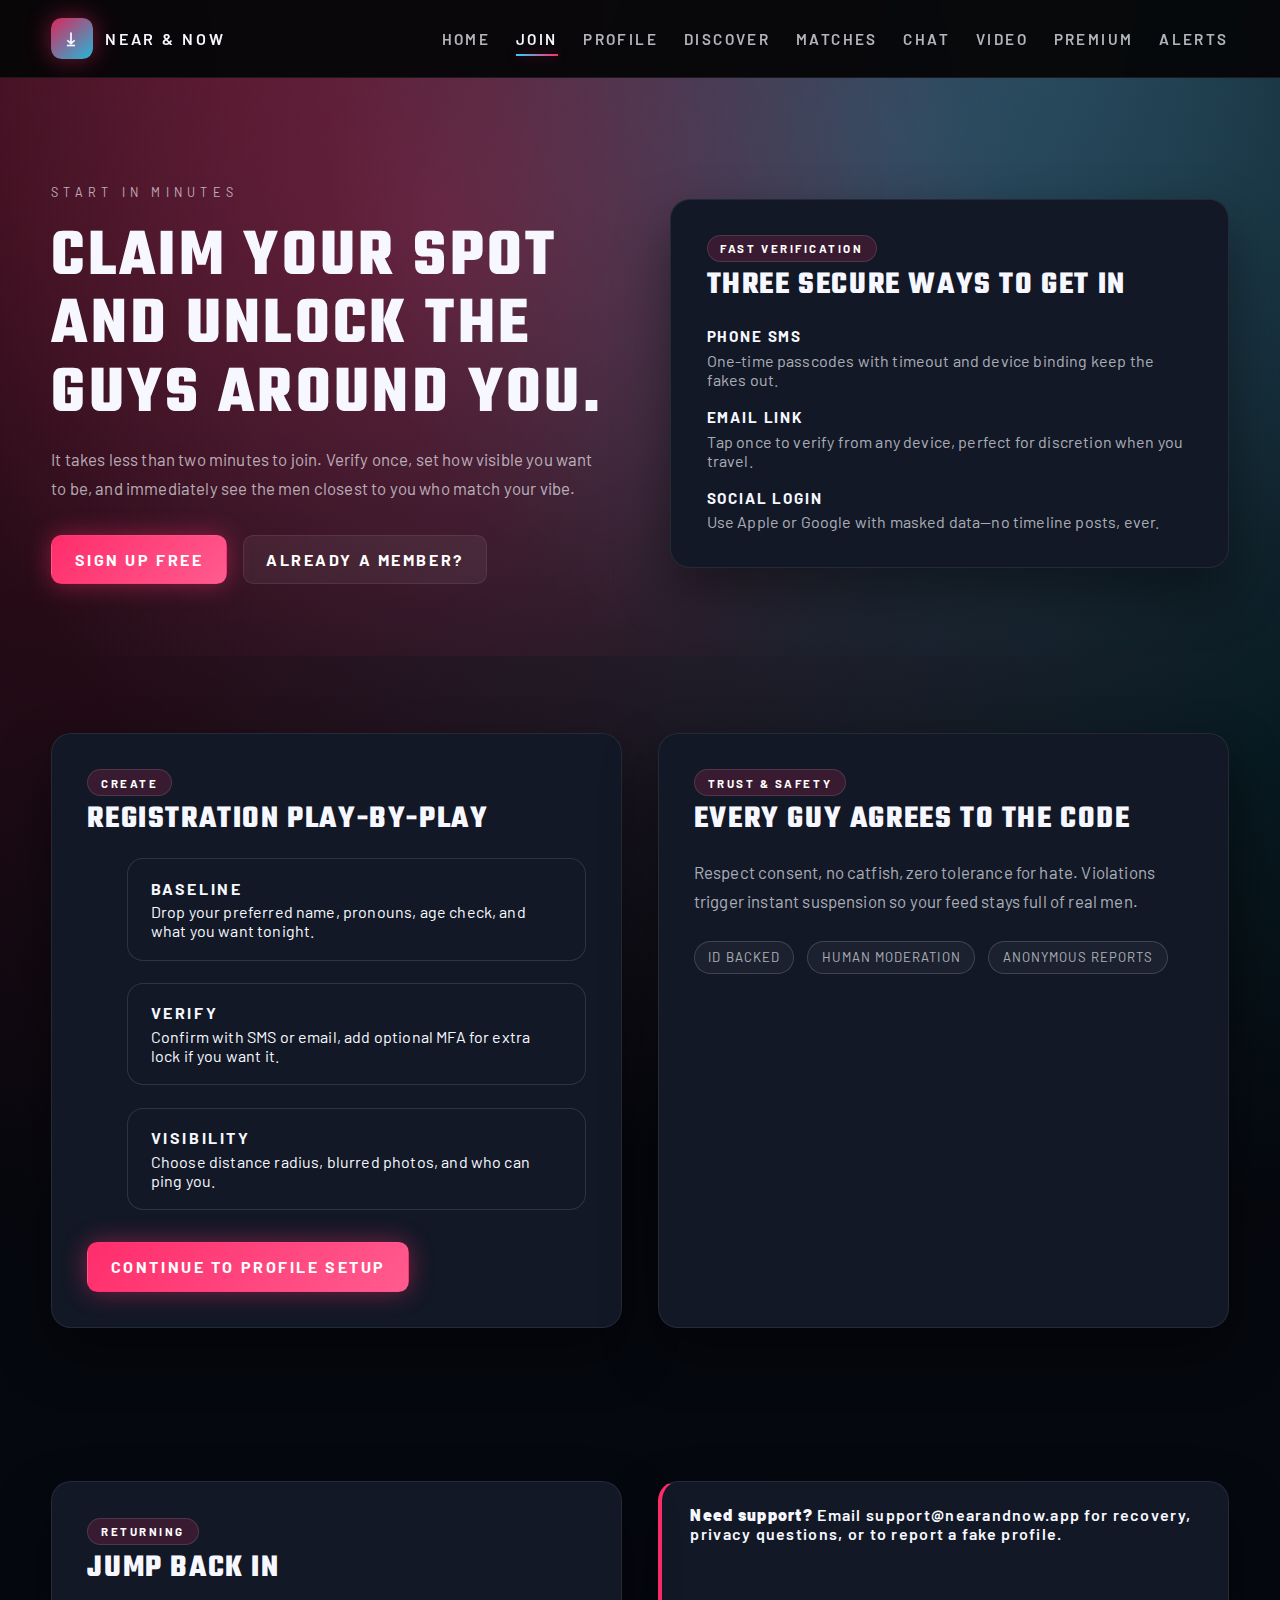
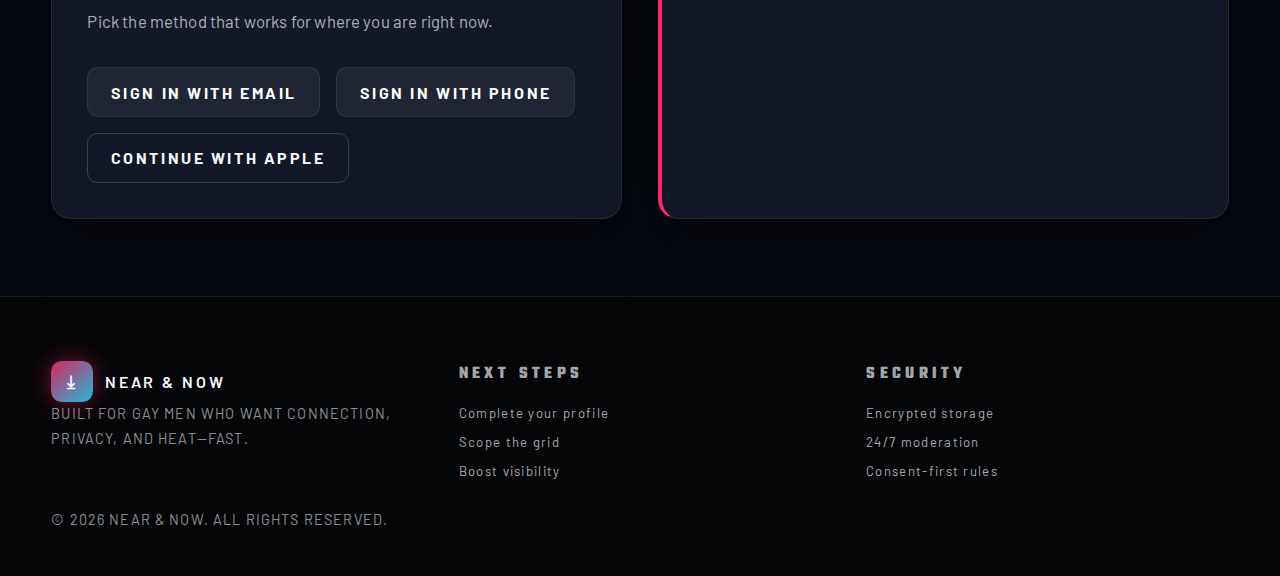
<file: registration.html>
<!DOCTYPE html>
<html lang="en">
  <head>
    <meta charset="UTF-8" />
    <meta name="viewport" content="width=device-width, initial-scale=1.0" />
    <title>Join Near &amp; Now</title>
    <link rel="preconnect" href="https://fonts.googleapis.com" />
    <link rel="preconnect" href="https://fonts.gstatic.com" crossorigin />
    <link
      href="https://fonts.googleapis.com/css2?family=Barlow:wght@400;500;600;700&family=Teko:wght@500;600;700&display=swap"
      rel="stylesheet"
    />
    <link rel="stylesheet" href="styles.css" />
  </head>
  <body data-page="registration">
    <header class="site-header">
      <div class="container nav-container">
        <a class="logo" href="index.html">
          <span aria-hidden="true">⤓</span>
          <span>Near &amp; Now</span>
        </a>
        <nav class="site-nav" aria-label="Primary navigation">
          <button class="menu-toggle" type="button" aria-expanded="false" aria-controls="primary-nav">Menu</button>
          <ul class="nav-list" id="primary-nav">
            <li><a class="nav-link" data-page="home" href="index.html">Home</a></li>
            <li><a class="nav-link" data-page="registration" href="registration.html">Join</a></li>
            <li><a class="nav-link" data-page="profile" href="profile.html">Profile</a></li>
            <li><a class="nav-link" data-page="browse" href="browse.html">Discover</a></li>
            <li><a class="nav-link" data-page="matches" href="matches.html">Matches</a></li>
            <li><a class="nav-link" data-page="chat" href="chat.html">Chat</a></li>
            <li><a class="nav-link" data-page="video" href="video.html">Video</a></li>
            <li><a class="nav-link" data-page="premium" href="premium.html">Premium</a></li>
            <li><a class="nav-link" data-page="notifications" href="notifications.html">Alerts</a></li>
          </ul>
        </nav>
      </div>
    </header>

    <main class="site-main">
      <section class="hero">
        <div class="container hero-grid">
          <div>
            <p class="eyebrow">Start in minutes</p>
            <h1>Claim your spot and unlock the guys around you.</h1>
            <p>
              It takes less than two minutes to join. Verify once, set how visible you want to be, and immediately see the
              men closest to you who match your vibe.
            </p>
            <div class="btn-row">
              <a class="btn btn-primary" href="#signup">Sign up free</a>
              <a class="btn btn-secondary" href="#signin">Already a member?</a>
            </div>
          </div>
          <div class="card">
            <span class="badge">Fast verification</span>
            <h3>Three secure ways to get in</h3>
            <ul class="detail-list">
              <li>
                <strong>Phone SMS</strong>
                <span>One-time passcodes with timeout and device binding keep the fakes out.</span>
              </li>
              <li>
                <strong>Email link</strong>
                <span>Tap once to verify from any device, perfect for discretion when you travel.</span>
              </li>
              <li>
                <strong>Social login</strong>
                <span>Use Apple or Google with masked data—no timeline posts, ever.</span>
              </li>
            </ul>
          </div>
        </div>
      </section>

      <section id="signup" class="section">
        <div class="container grid grid-2">
          <div class="card">
            <span class="badge">Create</span>
            <h3>Registration play-by-play</h3>
            <ol class="steps">
              <li>
                <strong>Baseline</strong>
                <span>Drop your preferred name, pronouns, age check, and what you want tonight.</span>
              </li>
              <li>
                <strong>Verify</strong>
                <span>Confirm with SMS or email, add optional MFA for extra lock if you want it.</span>
              </li>
              <li>
                <strong>Visibility</strong>
                <span>Choose distance radius, blurred photos, and who can ping you.</span>
              </li>
            </ol>
            <div class="btn-row">
              <a class="btn btn-primary" href="profile.html">Continue to profile setup</a>
            </div>
          </div>
          <div class="card">
            <span class="badge">Trust &amp; safety</span>
            <h3>Every guy agrees to the code</h3>
            <p>
              Respect consent, no catfish, zero tolerance for hate. Violations trigger instant suspension so your feed
              stays full of real men.
            </p>
            <ul class="list-inline">
              <li>ID backed</li>
              <li>Human moderation</li>
              <li>Anonymous reports</li>
            </ul>
          </div>
        </div>
      </section>

      <section id="signin" class="section">
        <div class="container grid grid-2">
          <div class="card">
            <span class="badge">Returning</span>
            <h3>Jump back in</h3>
            <p>Pick the method that works for where you are right now.</p>
            <div class="btn-row">
              <a class="btn btn-secondary" href="#">Sign in with email</a>
              <a class="btn btn-secondary" href="#">Sign in with phone</a>
              <a class="btn btn-ghost" href="#">Continue with Apple</a>
            </div>
          </div>
          <div class="info-bar">
            <strong>Need support?</strong> Email <a href="mailto:support@nearandnow.app">support@nearandnow.app</a> for
            recovery, privacy questions, or to report a fake profile.
          </div>
        </div>
      </section>
    </main>

    <footer class="site-footer">
      <div class="container footer-grid">
        <div>
          <a class="logo" href="index.html">
            <span aria-hidden="true">⤓</span>
            <span>Near &amp; Now</span>
          </a>
          <p class="footer-meta">Built for gay men who want connection, privacy, and heat—fast.</p>
        </div>
        <div>
          <h4>Next steps</h4>
          <ul class="detail-list">
            <li><a href="profile.html">Complete your profile</a></li>
            <li><a href="browse.html">Scope the grid</a></li>
            <li><a href="premium.html">Boost visibility</a></li>
          </ul>
        </div>
        <div>
          <h4>Security</h4>
          <ul class="detail-list">
            <li>Encrypted storage</li>
            <li>24/7 moderation</li>
            <li>Consent-first rules</li>
          </ul>
        </div>
      </div>
      <div class="container footer-meta" style="margin-top: 2rem;">
        © <span id="year"></span> Near &amp; Now. All rights reserved.
      </div>
    </footer>

    <script src="script.js"></script>
  </body>
</html>
</file>
<file: styles.css>
:root {
  --bg: #040507;
  --bg-alt: #0d111a;
  --panel: #121826;
  --panel-strong: #1b2436;
  --panel-soft: rgba(18, 24, 38, 0.78);
  --accent: #ff2d6b;
  --accent-glow: rgba(255, 45, 107, 0.45);
  --electric: #27d7ff;
  --electric-soft: rgba(39, 215, 255, 0.25);
  --text: #f7f8ff;
  --text-muted: rgba(247, 248, 255, 0.68);
  --border: rgba(255, 255, 255, 0.08);
  --radius-lg: 1.25rem;
  --radius-md: 1rem;
  --radius-sm: 0.65rem;
  --heading: 'Teko', 'Impact', sans-serif;
  --body: 'Barlow', 'Helvetica Neue', sans-serif;
  color-scheme: dark;
}

* {
  box-sizing: border-box;
}

html {
  font-size: 16px;
  scroll-behavior: smooth;
}

body {
  margin: 0;
  font-family: var(--body);
  background: radial-gradient(circle at 15% -10%, rgba(255, 45, 107, 0.32), transparent 55%),
    radial-gradient(circle at 85% 0%, rgba(39, 215, 255, 0.25), transparent 50%),
    linear-gradient(180deg, #020203 0%, #05070b 35%, #060913 100%);
  color: var(--text);
  min-height: 100vh;
  display: flex;
  flex-direction: column;
  letter-spacing: 0.01em;
}

img,
video {
  max-width: 100%;
  border-radius: var(--radius-lg);
  display: block;
}

a {
  color: inherit;
  text-decoration: none;
}

a:hover,
a:focus {
  text-decoration: underline;
  text-decoration-color: var(--accent);
}

.container {
  width: min(1180px, 92vw);
  margin: 0 auto;
}

.site-header {
  position: sticky;
  top: 0;
  z-index: 100;
  background: rgba(4, 5, 7, 0.92);
  border-bottom: 1px solid var(--border);
  backdrop-filter: blur(20px);
}

.nav-container {
  display: flex;
  align-items: center;
  justify-content: space-between;
  gap: 1.5rem;
  padding: 1.1rem 0;
}

.logo {
  display: inline-flex;
  align-items: center;
  gap: 0.75rem;
  text-transform: uppercase;
  letter-spacing: 0.18em;
  font-weight: 600;
  font-size: 1rem;
}

.logo span:first-child {
  width: 2.6rem;
  height: 2.6rem;
  border-radius: var(--radius-sm);
  background: linear-gradient(140deg, rgba(255, 45, 107, 0.85), rgba(39, 215, 255, 0.85));
  display: grid;
  place-items: center;
  font-size: 1.1rem;
  box-shadow: 0 0 25px rgba(255, 45, 107, 0.45);
}

.site-nav {
  position: relative;
}

.menu-toggle {
  display: none;
  border-radius: var(--radius-sm);
  border: 1px solid var(--border);
  padding: 0.55rem 0.9rem;
  background: var(--panel);
  color: var(--text);
  font-weight: 600;
  letter-spacing: 0.08em;
  text-transform: uppercase;
}

.nav-list {
  display: flex;
  align-items: center;
  gap: 1.6rem;
  list-style: none;
  margin: 0;
  padding: 0;
}

.nav-link {
  font-size: 0.95rem;
  font-weight: 600;
  text-transform: uppercase;
  letter-spacing: 0.16em;
  opacity: 0.72;
  transition: opacity 0.25s ease, color 0.25s ease;
}

.nav-link:hover,
.nav-link:focus {
  opacity: 1;
}

body[data-page] .nav-link[data-page] {
  position: relative;
}

body[data-page] .nav-link[data-page].active,
body[data-page='home'] .nav-link[data-page='home'],
body[data-page='registration'] .nav-link[data-page='registration'],
body[data-page='profile'] .nav-link[data-page='profile'],
body[data-page='browse'] .nav-link[data-page='browse'],
body[data-page='matches'] .nav-link[data-page='matches'],
body[data-page='chat'] .nav-link[data-page='chat'],
body[data-page='video'] .nav-link[data-page='video'],
body[data-page='premium'] .nav-link[data-page='premium'],
body[data-page='notifications'] .nav-link[data-page='notifications'] {
  opacity: 1;
}

body[data-page] .nav-link[data-page].active::after,
body[data-page='home'] .nav-link[data-page='home']::after,
body[data-page='registration'] .nav-link[data-page='registration']::after,
body[data-page='profile'] .nav-link[data-page='profile']::after,
body[data-page='browse'] .nav-link[data-page='browse']::after,
body[data-page='matches'] .nav-link[data-page='matches']::after,
body[data-page='chat'] .nav-link[data-page='chat']::after,
body[data-page='video'] .nav-link[data-page='video']::after,
body[data-page='premium'] .nav-link[data-page='premium']::after,
body[data-page='notifications'] .nav-link[data-page='notifications']::after {
  content: '';
  position: absolute;
  left: 0;
  bottom: -0.5rem;
  width: 100%;
  height: 2px;
  background: linear-gradient(90deg, var(--electric), var(--accent));
  box-shadow: 0 0 12px rgba(255, 45, 107, 0.4);
}

.site-main {
  flex: 1;
}

.hero {
  padding: 6.5rem 0 4.5rem;
  position: relative;
}

.hero::before {
  content: '';
  position: absolute;
  inset: 0;
  background: radial-gradient(circle at 35% 25%, rgba(255, 45, 107, 0.22), transparent 60%),
    radial-gradient(circle at 70% 10%, rgba(39, 215, 255, 0.18), transparent 55%);
  pointer-events: none;
  z-index: -1;
}

.hero-grid {
  display: grid;
  gap: 3.8rem;
  align-items: center;
  grid-template-columns: repeat(auto-fit, minmax(290px, 1fr));
}

.eyebrow {
  text-transform: uppercase;
  letter-spacing: 0.42em;
  font-size: 0.78rem;
  color: var(--text-muted);
  margin-bottom: 1.3rem;
}

h1,
h2,
h3,
h4 {
  font-family: var(--heading);
  text-transform: uppercase;
  letter-spacing: 0.05em;
  margin: 0 0 1rem;
}

h1 {
  font-size: clamp(2.8rem, 6vw, 4.2rem);
  line-height: 1.02;
}

h2 {
  font-size: clamp(2rem, 4vw, 3rem);
}

h3 {
  font-size: clamp(1.45rem, 2.8vw, 2rem);
}

h4 {
  font-size: 1.1rem;
  letter-spacing: 0.25em;
  color: var(--text-muted);
}

p {
  margin: 0 0 1.3rem;
  color: var(--text-muted);
  line-height: 1.7;
  font-size: 1.05rem;
}

.btn-row {
  display: flex;
  flex-wrap: wrap;
  gap: 1rem;
  margin-top: 2rem;
}

.btn {
  display: inline-flex;
  align-items: center;
  justify-content: center;
  gap: 0.55rem;
  padding: 0.9rem 1.4rem;
  border-radius: var(--radius-sm);
  font-weight: 700;
  letter-spacing: 0.16em;
  text-transform: uppercase;
  border: 1px solid transparent;
  transition: transform 0.2s ease, box-shadow 0.2s ease, border-color 0.2s ease;
}

.btn-primary {
  background: linear-gradient(135deg, var(--accent), #ff5b8f);
  color: #fff;
  box-shadow: 0 0 25px var(--accent-glow);
}

.btn-primary:hover,
.btn-primary:focus {
  transform: translateY(-2px);
  box-shadow: 0 18px 35px rgba(255, 45, 107, 0.32);
}

.btn-secondary {
  background: rgba(255, 255, 255, 0.06);
  border-color: var(--border);
  color: #fff;
}

.btn-secondary:hover,
.btn-secondary:focus {
  border-color: rgba(255, 255, 255, 0.3);
  transform: translateY(-2px);
}

.btn-ghost {
  background: transparent;
  border-color: rgba(255, 255, 255, 0.18);
  color: var(--text);
}

.btn-ghost:hover,
.btn-ghost:focus {
  border-color: var(--accent);
  color: var(--accent);
}

.media-preview,
.card,
.info-bar,
.chat-window,
.table-wrapper {
  background: var(--panel);
  border-radius: var(--radius-lg);
  border: 1px solid var(--border);
  box-shadow: 0 25px 55px rgba(0, 0, 0, 0.45);
}

.media-preview img {
  border-radius: var(--radius-lg);
}

.card {
  padding: 2.2rem;
  position: relative;
  overflow: hidden;
}

.card::after {
  content: '';
  position: absolute;
  inset: -40% -40% auto auto;
  width: 220px;
  height: 220px;
  background: radial-gradient(circle, rgba(255, 45, 107, 0.22), transparent 65%);
  z-index: 0;
}

.card > * {
  position: relative;
  z-index: 1;
}

.badge {
  display: inline-flex;
  align-items: center;
  gap: 0.4rem;
  background: rgba(255, 45, 107, 0.16);
  color: #fff;
  padding: 0.35rem 0.8rem;
  border-radius: 999px;
  text-transform: uppercase;
  letter-spacing: 0.22em;
  font-size: 0.72rem;
  font-weight: 700;
  border: 1px solid rgba(255, 255, 255, 0.12);
}

.section {
  padding: 4.8rem 0;
}

.section-header {
  text-align: center;
  max-width: 620px;
  margin: 0 auto 3.2rem;
}

.section-header p {
  font-size: 1.05rem;
}

.grid {
  display: grid;
  gap: 2.2rem;
}

.grid-2 {
  grid-template-columns: repeat(auto-fit, minmax(280px, 1fr));
}

.grid-3 {
  grid-template-columns: repeat(auto-fit, minmax(260px, 1fr));
}

.list-inline {
  list-style: none;
  margin: 1.6rem 0 0;
  padding: 0;
  display: flex;
  flex-wrap: wrap;
  gap: 0.8rem;
  color: var(--text-muted);
}

.list-inline li {
  padding: 0.45rem 0.85rem;
  border-radius: 999px;
  border: 1px solid rgba(255, 255, 255, 0.16);
  background: rgba(255, 255, 255, 0.04);
  font-size: 0.82rem;
  letter-spacing: 0.08em;
  text-transform: uppercase;
}

.detail-list {
  list-style: none;
  margin: 1.2rem 0 0;
  padding: 0;
  display: grid;
  gap: 1.2rem;
  color: var(--text-muted);
}

.detail-list li {
  display: grid;
  gap: 0.35rem;
}

.detail-list strong {
  color: var(--text);
  font-size: 0.95rem;
  letter-spacing: 0.12em;
  text-transform: uppercase;
}

.info-bar {
  padding: 1.4rem 1.8rem;
  border-left: 4px solid var(--accent);
  font-weight: 600;
  letter-spacing: 0.08em;
  color: var(--text);
}

.table {
  width: 100%;
  border-collapse: collapse;
  color: var(--text-muted);
}

.table th,
.table td {
  padding: 0.85rem 0.65rem;
  text-align: left;
  border-bottom: 1px solid rgba(255, 255, 255, 0.08);
}

.table th {
  font-size: 0.78rem;
  letter-spacing: 0.3em;
  text-transform: uppercase;
  color: var(--text);
}

.chat-window {
  padding: 0;
  overflow: hidden;
}

.chat-stream {
  padding: 2rem;
  display: grid;
  gap: 1rem;
  max-height: 340px;
  overflow: auto;
  background: linear-gradient(180deg, rgba(255, 45, 107, 0.12), rgba(4, 5, 7, 0.2));
}

.chat-bubble {
  padding: 1rem 1.3rem;
  border-radius: var(--radius-md);
  max-width: 85%;
  font-weight: 500;
  line-height: 1.5;
}

.chat-bubble.sent {
  background: rgba(255, 255, 255, 0.08);
  margin-left: auto;
}

.chat-bubble.received {
  background: rgba(255, 45, 107, 0.22);
  border: 1px solid rgba(255, 45, 107, 0.35);
}

.chat-input {
  padding: 1.4rem 1.6rem;
  background: rgba(4, 5, 7, 0.95);
  border-top: 1px solid rgba(255, 255, 255, 0.08);
  display: flex;
  gap: 1rem;
}

.chat-input input {
  flex: 1;
  background: rgba(255, 255, 255, 0.05);
  border: 1px solid rgba(255, 255, 255, 0.12);
  border-radius: var(--radius-sm);
  padding: 0.9rem 1rem;
  color: var(--text);
  font-family: inherit;
}

.chat-input input::placeholder {
  color: rgba(247, 248, 255, 0.4);
}

.profile-grid {
  display: grid;
  gap: 1.5rem;
  grid-template-columns: repeat(auto-fit, minmax(260px, 1fr));
}

.profile-card {
  background: var(--panel-strong);
  border-radius: var(--radius-lg);
  border: 1px solid rgba(255, 255, 255, 0.08);
  padding: 1.8rem;
  display: grid;
  gap: 1.2rem;
  position: relative;
}

.profile-card::after {
  content: '';
  position: absolute;
  inset: auto -30% -30% auto;
  width: 180px;
  height: 180px;
  background: radial-gradient(circle, rgba(39, 215, 255, 0.22), transparent 65%);
  opacity: 0.7;
}

.profile-card > * {
  position: relative;
  z-index: 1;
}

.profile-card header {
  display: flex;
  align-items: center;
  gap: 1.1rem;
}

.profile-card img {
  width: 64px;
  height: 64px;
  border-radius: 50%;
  object-fit: cover;
  border: 2px solid rgba(255, 255, 255, 0.2);
}

.profile-meta {
  display: grid;
  gap: 0.25rem;
}

.profile-meta strong {
  font-size: 1.1rem;
  letter-spacing: 0.1em;
}

.status {
  display: inline-flex;
  align-items: center;
  gap: 0.4rem;
  font-size: 0.82rem;
  text-transform: uppercase;
  letter-spacing: 0.2em;
  color: var(--text-muted);
}

.status-dot {
  width: 8px;
  height: 8px;
  border-radius: 50%;
  background: #27ffac;
  box-shadow: 0 0 12px rgba(39, 255, 172, 0.65);
}

.stat-bar {
  display: flex;
  justify-content: space-between;
  gap: 1rem;
  text-transform: uppercase;
  letter-spacing: 0.2em;
  font-size: 0.76rem;
  color: var(--text-muted);
}

.stat-bar span {
  display: inline-flex;
  align-items: center;
  gap: 0.4rem;
}

.pill-group {
  display: flex;
  flex-wrap: wrap;
  gap: 0.6rem;
}

.pill-group span {
  padding: 0.4rem 0.75rem;
  border-radius: 999px;
  background: rgba(255, 255, 255, 0.06);
  border: 1px solid rgba(255, 255, 255, 0.16);
  font-size: 0.8rem;
  text-transform: uppercase;
  letter-spacing: 0.16em;
}

.media-stack {
  display: grid;
  gap: 1rem;
}

.media-stack img {
  border-radius: var(--radius-lg);
  border: 1px solid rgba(255, 255, 255, 0.08);
}

.steps {
  display: grid;
  gap: 1.4rem;
}

.steps li {
  list-style: none;
  padding: 1.2rem 1.4rem;
  border-radius: var(--radius-md);
  border: 1px solid rgba(255, 255, 255, 0.12);
  background: rgba(18, 24, 38, 0.7);
  display: grid;
  gap: 0.3rem;
}

.steps strong {
  letter-spacing: 0.16em;
  text-transform: uppercase;
}

.feature-grid {
  display: grid;
  gap: 2rem;
  grid-template-columns: repeat(auto-fit, minmax(260px, 1fr));
}

.feature-card {
  padding: 2.4rem 2rem;
  border-radius: var(--radius-lg);
  border: 1px solid rgba(255, 255, 255, 0.12);
  background: linear-gradient(165deg, rgba(18, 24, 38, 0.85), rgba(4, 5, 7, 0.95));
  display: grid;
  gap: 1.1rem;
}

.feature-card h3 {
  margin-bottom: 0.4rem;
}

.feature-card p {
  font-size: 0.98rem;
}

.highlight-strip {
  border-radius: var(--radius-lg);
  padding: 1.8rem 2rem;
  background: linear-gradient(120deg, rgba(255, 45, 107, 0.22), rgba(39, 215, 255, 0.22));
  border: 1px solid rgba(255, 255, 255, 0.12);
  text-align: center;
}

.highlight-strip h3 {
  margin-bottom: 0.8rem;
}

.site-footer {
  padding: 4rem 0 3rem;
  border-top: 1px solid var(--border);
  background: rgba(4, 5, 7, 0.92);
}

.footer-grid {
  display: grid;
  gap: 2.8rem;
  grid-template-columns: repeat(auto-fit, minmax(220px, 1fr));
  align-items: start;
}

.footer-meta {
  color: rgba(247, 248, 255, 0.58);
  font-size: 0.9rem;
  letter-spacing: 0.08em;
  text-transform: uppercase;
}

.footer-grid .detail-list {
  gap: 0.8rem;
}

.footer-grid .detail-list li {
  letter-spacing: 0.1em;
  font-size: 0.82rem;
}

@media (max-width: 900px) {
  .nav-list {
    position: absolute;
    inset: 100% 0 auto auto;
    background: rgba(4, 5, 7, 0.96);
    border: 1px solid var(--border);
    border-radius: var(--radius-md);
    padding: 1.5rem;
    display: grid;
    gap: 1.2rem;
    transform: translateY(-12px);
    opacity: 0;
    pointer-events: none;
    transition: opacity 0.25s ease;
    min-width: 220px;
  }

  .site-nav.open .nav-list,
  .nav-list.open {
    opacity: 1;
    pointer-events: auto;
  }

  .menu-toggle {
    display: inline-flex;
  }
}

@media (max-width: 640px) {
  .hero {
    padding-top: 5.4rem;
  }

  .btn-row {
    flex-direction: column;
    align-items: stretch;
  }

  .card,
  .highlight-strip {
    padding: 1.8rem;
  }
}
</file>
